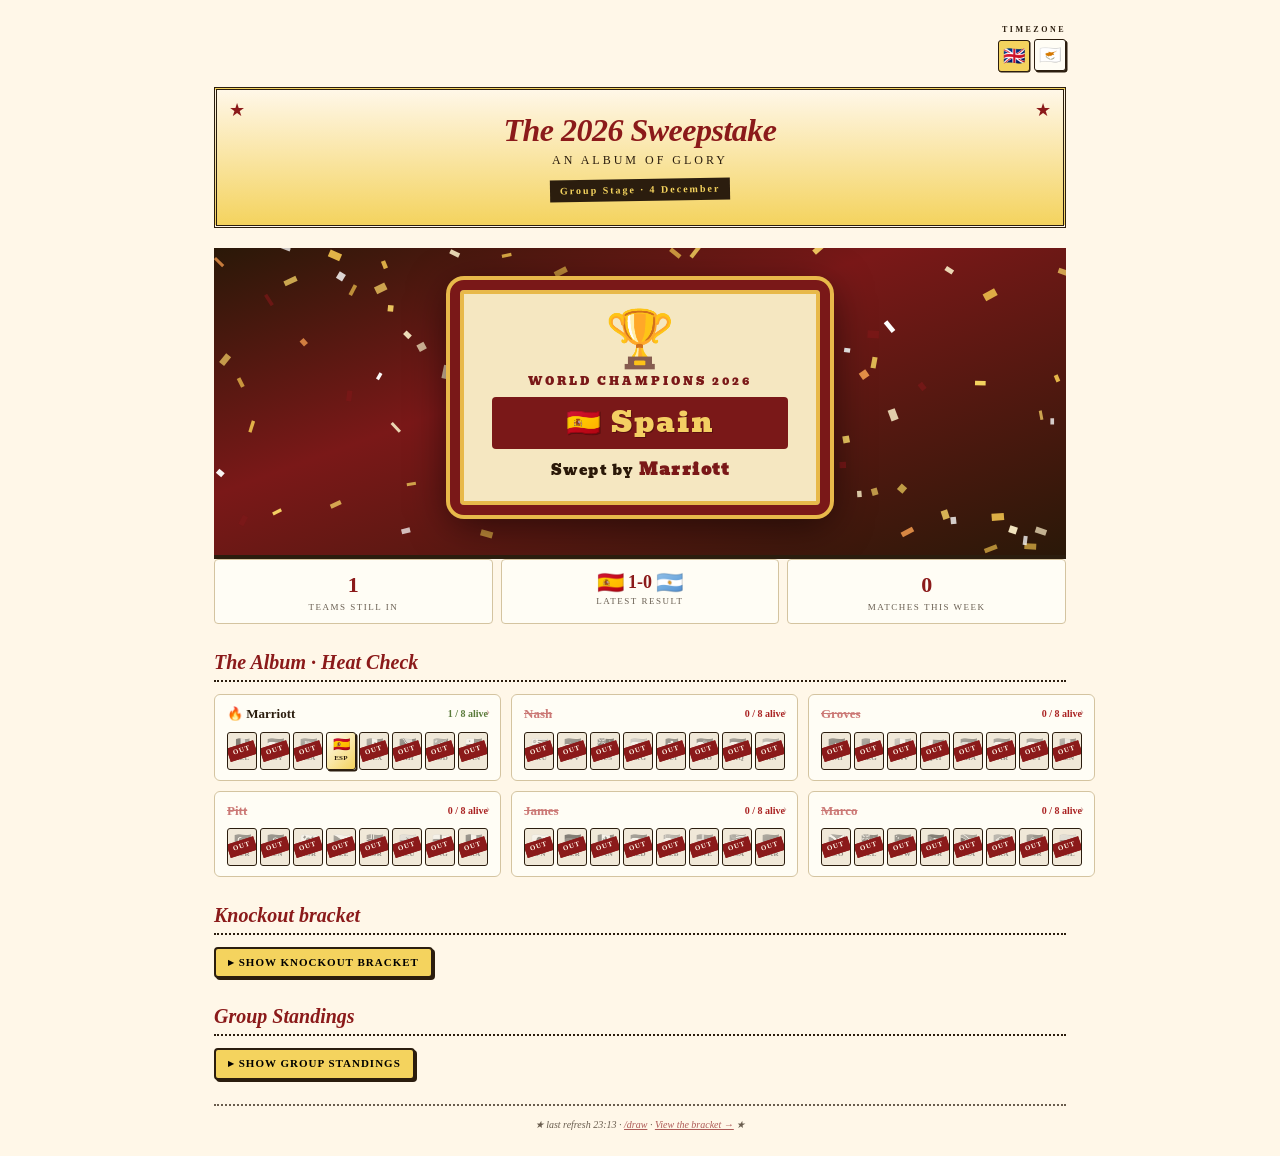
<file: index.html>
<!doctype html>
<html lang="en">
<head>
  <meta charset="utf-8">
  <meta name="viewport" content="width=device-width, initial-scale=1">
  <title>The 2026 Sweepstake · An Album of Glory</title>
  <link rel="stylesheet" href="css/styles.css">
</head>
<body>
  <main class="pn" id="app">
    <p class="loading">Opening the album…</p>
  </main>
  <script type="module" src="js/app.js"></script>
</body>
</html>
</file>
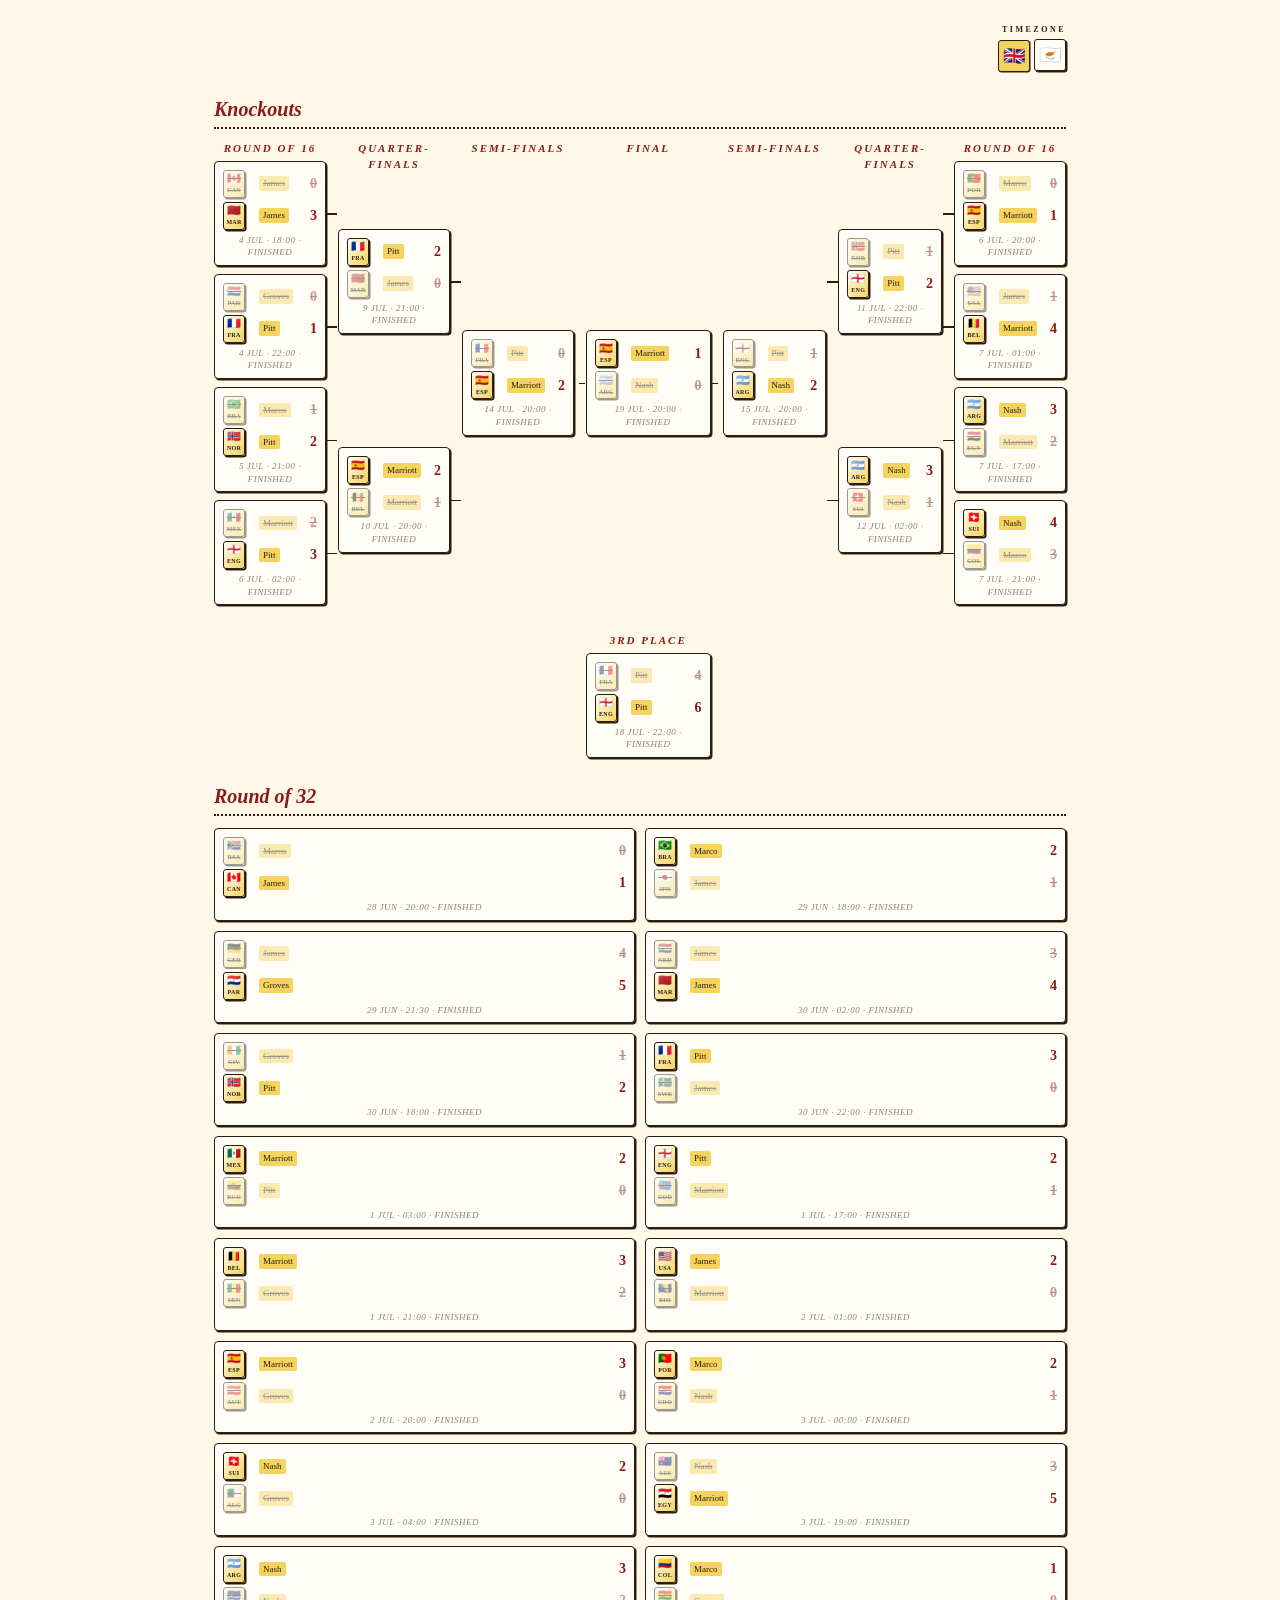
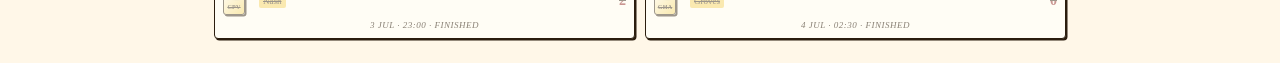
<file: bracket.html>
<!doctype html>
<html lang="en">
<head>
  <meta charset="utf-8">
  <meta name="viewport" content="width=device-width, initial-scale=1">
  <title>Bracket · 2026 Sweepstake</title>
  <link rel="stylesheet" href="css/styles.css">
</head>
<body>
  <main class="pn" id="bracket">
    <p class="loading">Loading…</p>
  </main>
  <script type="module" src="js/bracket.js"></script>
</body>
</html>
</file>
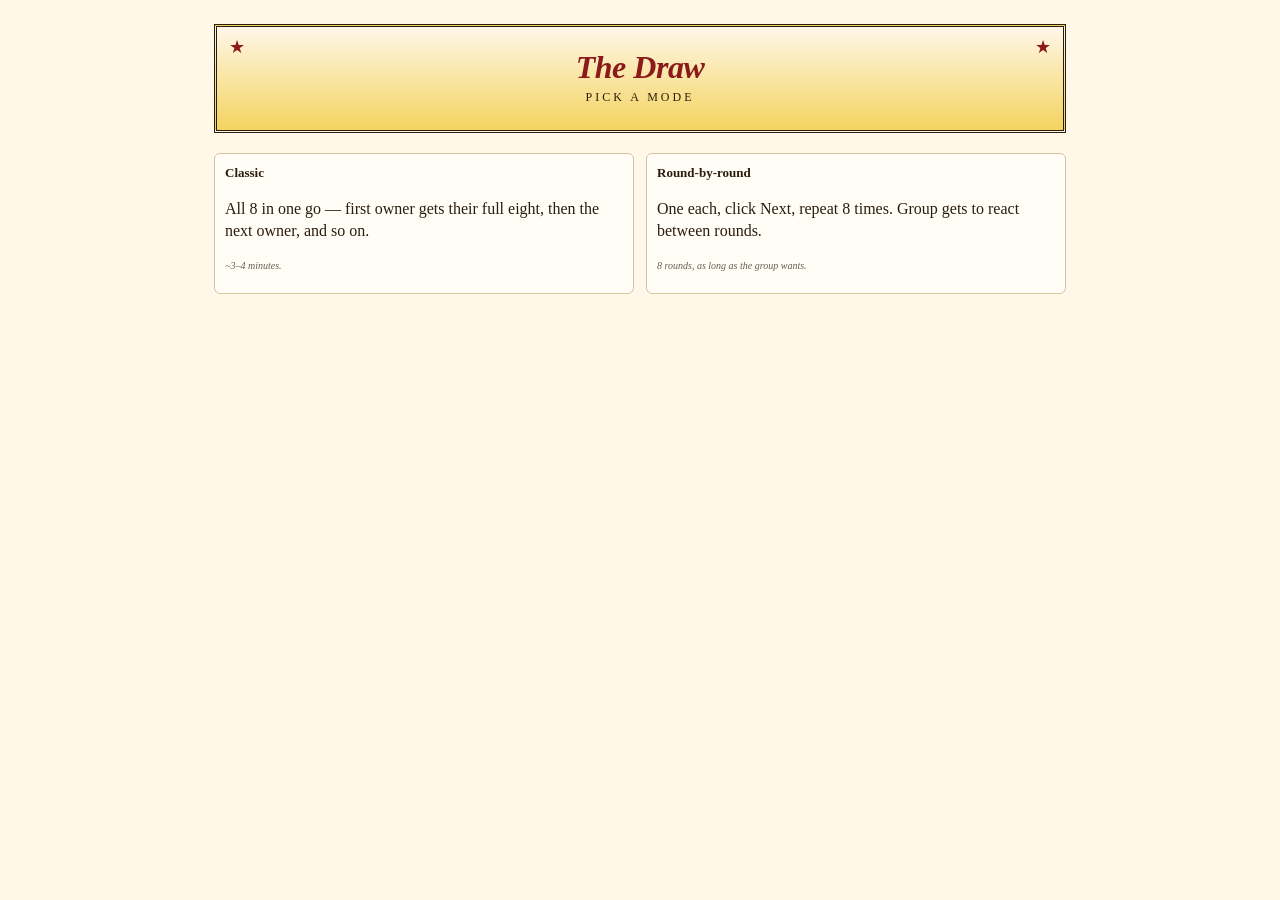
<file: draw.html>
<!doctype html>
<html lang="en">
<head>
  <meta charset="utf-8">
  <meta name="viewport" content="width=device-width, initial-scale=1">
  <title>The Draw · 2026 Sweepstake</title>
  <link rel="stylesheet" href="css/styles.css">
</head>
<body>
  <main class="pn" id="draw">
    <p class="loading">Preparing the sticker pot…</p>
  </main>
  <script type="module" src="js/draw.js"></script>
</body>
</html>
</file>
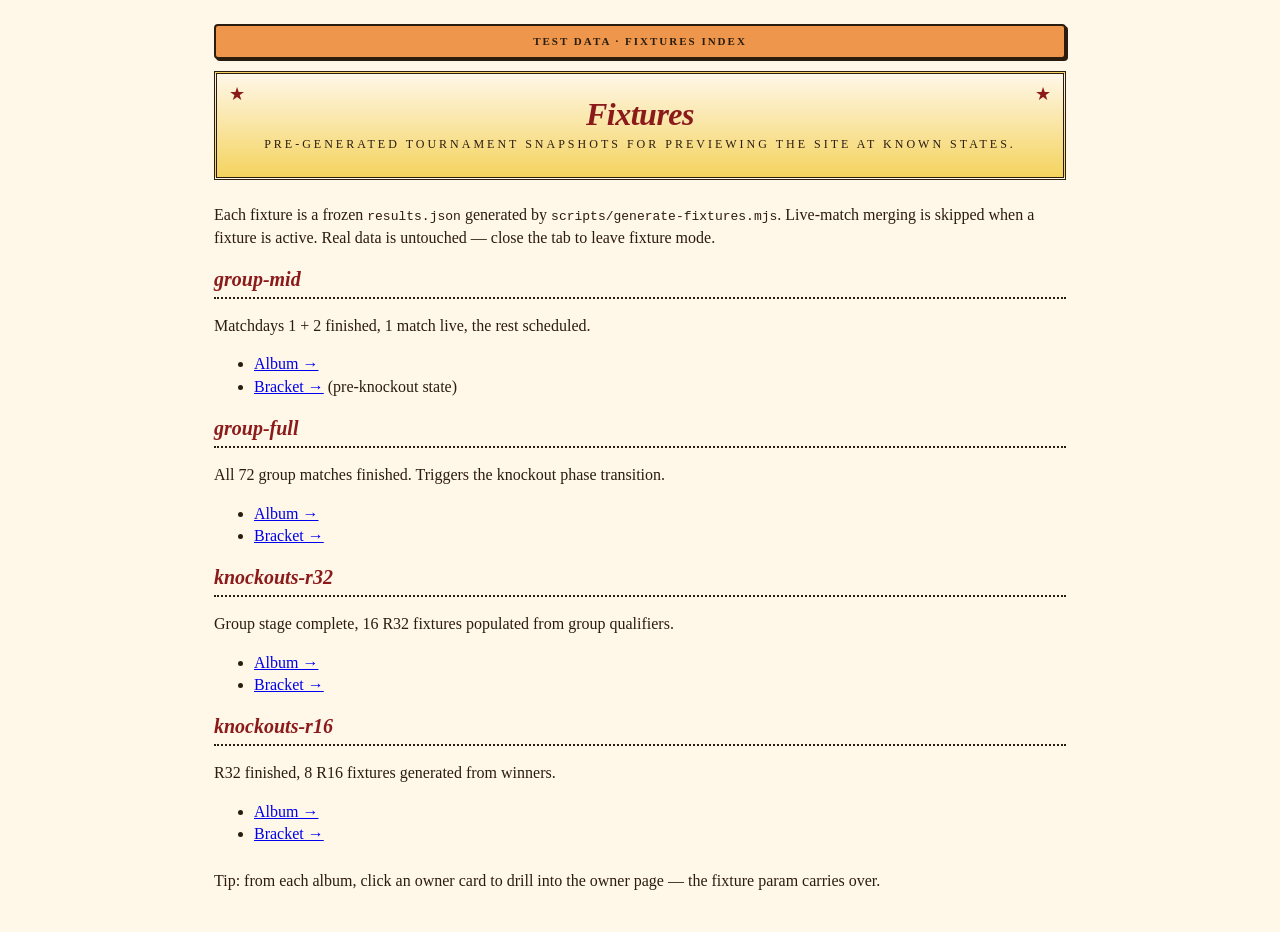
<file: fixtures.html>
<!doctype html>
<html lang="en">
<head>
  <meta charset="utf-8">
  <meta name="viewport" content="width=device-width, initial-scale=1">
  <title>Fixtures · 2026 Sweepstake</title>
  <link rel="stylesheet" href="css/styles.css">
</head>
<body>
  <main class="pn" id="fixtures">
    <div class="fixture-banner">TEST DATA · fixtures index</div>

    <section class="pn-cover">
      <h1 class="pn-title">Fixtures</h1>
      <div class="pn-subtitle">Pre-generated tournament snapshots for previewing the site at known states.</div>
    </section>

    <section class="pn-section">
      <p>
        Each fixture is a frozen <code>results.json</code> generated by
        <code>scripts/generate-fixtures.mjs</code>. Live-match merging is skipped
        when a fixture is active. Real data is untouched — close the tab to leave fixture mode.
      </p>

      <h3>group-mid</h3>
      <p>Matchdays 1&nbsp;+&nbsp;2 finished, 1 match live, the rest scheduled.</p>
      <ul>
        <li><a href="index.html?fixture=group-mid">Album →</a></li>
        <li><a href="bracket.html?fixture=group-mid">Bracket →</a> (pre-knockout state)</li>
      </ul>

      <h3>group-full</h3>
      <p>All 72 group matches finished. Triggers the knockout phase transition.</p>
      <ul>
        <li><a href="index.html?fixture=group-full">Album →</a></li>
        <li><a href="bracket.html?fixture=group-full">Bracket →</a></li>
      </ul>

      <h3>knockouts-r32</h3>
      <p>Group stage complete, 16 R32 fixtures populated from group qualifiers.</p>
      <ul>
        <li><a href="index.html?fixture=knockouts-r32">Album →</a></li>
        <li><a href="bracket.html?fixture=knockouts-r32">Bracket →</a></li>
      </ul>

      <h3>knockouts-r16</h3>
      <p>R32 finished, 8 R16 fixtures generated from winners.</p>
      <ul>
        <li><a href="index.html?fixture=knockouts-r16">Album →</a></li>
        <li><a href="bracket.html?fixture=knockouts-r16">Bracket →</a></li>
      </ul>

      <p style="margin-top: 24px;">
        Tip: from each album, click an owner card to drill into the owner page —
        the fixture param carries over.
      </p>
    </section>
  </main>
</body>
</html>
</file>
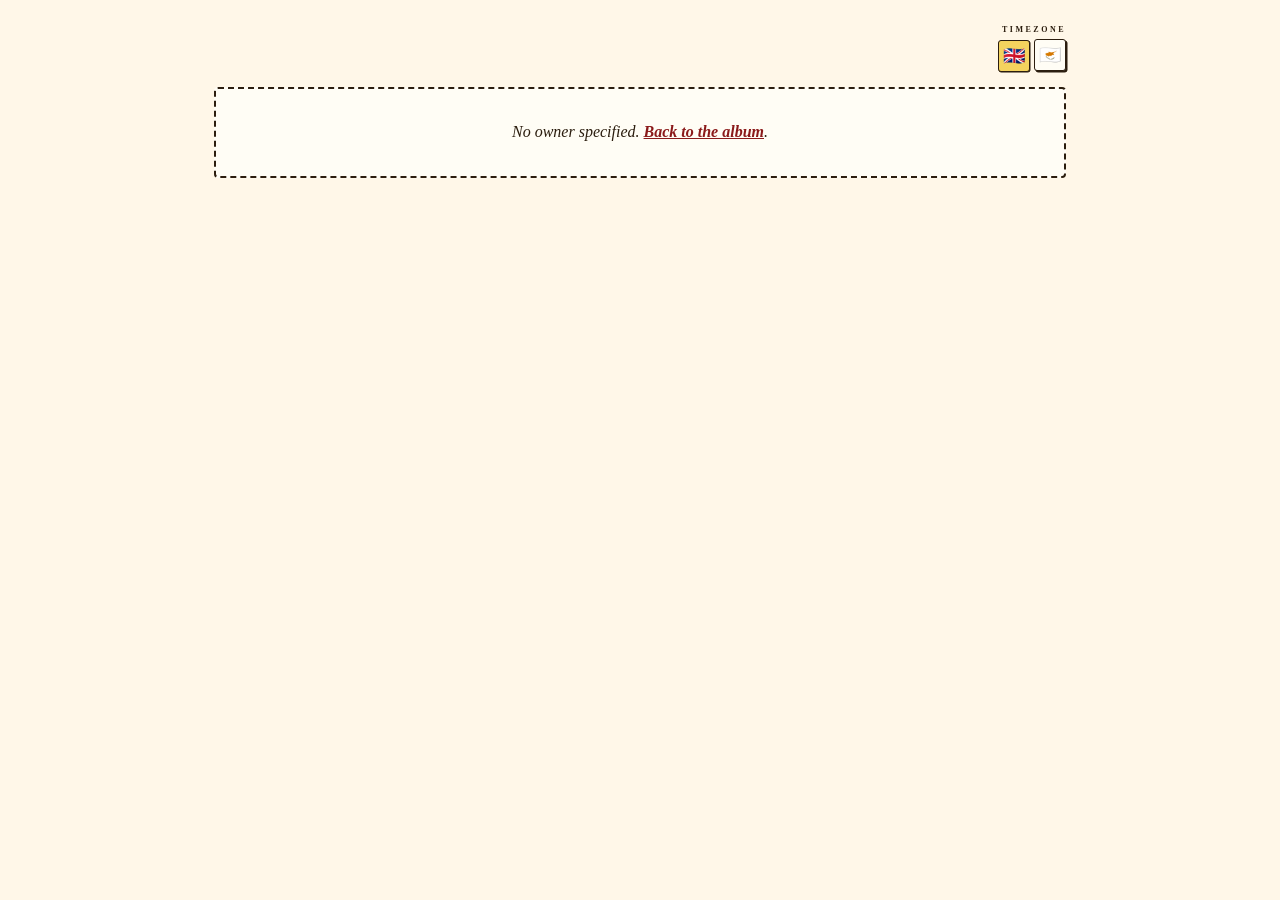
<file: owner.html>
<!doctype html>
<html lang="en">
<head>
  <meta charset="utf-8">
  <meta name="viewport" content="width=device-width, initial-scale=1">
  <title>Owner · 2026 Sweepstake</title>
  <link rel="stylesheet" href="css/styles.css">
</head>
<body>
  <main class="pn" id="owner">
    <p class="loading">Loading…</p>
  </main>
  <script type="module" src="js/owner.js"></script>
</body>
</html>
</file>
<file: css/styles.css>
@import url('https://fonts.googleapis.com/css2?family=Bevan&family=Cinzel:wght@700&display=swap');

/* ---------- Tokens ---------- */
:root {
  --paper: #fff7e8;
  --paper-bright: #fffdf5;
  --paper-edge: #d4c4a0;
  --ink: #2b1d0e;
  --maroon: #8b1a1a;
  --gold: #f4d35e;
  --gold-deep: #ee964b;
  --out: #f0e8d8;
  --alive: #5a7a3a;
  --dead: #aa2222;
  --shadow: 1.5px 1.5px 0 var(--ink);

  --font-serif: Georgia, "Times New Roman", serif;
  --radius: 4px;
}

/* ---------- Base ---------- */
* { box-sizing: border-box; }
body {
  margin: 0;
  font-family: var(--font-serif);
  background: var(--paper);
  color: var(--ink);
  line-height: 1.4;
}
.loading { text-align: center; padding: 4rem 1rem; font-style: italic; opacity: 0.7; }
.error { text-align: center; padding: 2rem 1rem; color: var(--maroon); font-style: italic; }

/* ---------- Page container ---------- */
.pn {
  max-width: 900px;
  margin: 0 auto;
  padding: 24px;
}

/* ---------- Header / timezone toggle ---------- */
.pn-header {
  display: flex;
  justify-content: flex-end;
  align-items: center;
  margin-bottom: 16px;
}
.tz { display: flex; flex-direction: column; align-items: flex-end; gap: 4px; }
.tz-label {
  font-size: 8px; font-weight: 800; letter-spacing: 2.5px;
  text-transform: uppercase;
}
.tz-grp { display: flex; gap: 5px; }
.tz button {
  background: var(--paper-bright);
  border: 1.5px solid var(--ink);
  border-radius: 3px;
  box-shadow: var(--shadow);
  width: 32px; height: 32px;
  font-size: 18px; line-height: 1;
  cursor: pointer; padding: 0;
  display: flex; align-items: center; justify-content: center;
  transition: transform 0.1s ease, box-shadow 0.1s ease, background 0.1s ease;
  font-family: inherit;
}
.tz button:hover:not(.active) {
  transform: translate(-0.5px, -0.5px);
  box-shadow: 2px 2px 0 var(--ink);
}
.tz button:focus-visible {
  outline: 2px solid var(--maroon);
  outline-offset: 2px;
}
.tz button.active {
  background: var(--gold);
  box-shadow: 0.5px 0.5px 0 var(--ink);
  transform: translate(1px, 1px);
}

/* ---------- Cover ---------- */
.pn-cover {
  text-align: center;
  padding: 24px 16px;
  border: 3px double var(--ink);
  margin-bottom: 20px;
  background: linear-gradient(180deg, var(--paper) 0%, var(--gold) 100%);
  position: relative;
}
.pn-cover::before,
.pn-cover::after {
  content: '★';
  position: absolute;
  top: 8px;
  font-size: 18px;
  color: var(--maroon);
}
.pn-cover::before { left: 12px; }
.pn-cover::after { right: 12px; }
.pn-title {
  font-size: 32px;
  font-weight: 900;
  font-style: italic;
  color: var(--maroon);
  letter-spacing: -0.5px;
  margin: 0;
  line-height: 1;
}
.pn-subtitle {
  font-size: 12px;
  text-transform: uppercase;
  letter-spacing: 3px;
  margin-top: 6px;
}
.pn-matchday {
  display: inline-block;
  background: var(--ink);
  color: var(--gold);
  padding: 4px 10px;
  font-size: 10px;
  font-weight: 700;
  letter-spacing: 2px;
  transform: rotate(-1deg);
  margin-top: 10px;
}

/* ---------- Section heading ---------- */
.pn-section { margin-top: 24px; }
.pn-section h3 {
  font-style: italic;
  font-size: 20px;
  color: var(--maroon);
  margin: 0 0 12px;
  border-bottom: 2px dotted var(--ink);
  padding-bottom: 4px;
}

/* ---------- Status strip ---------- */
.pn-status { display: grid; grid-template-columns: 1fr 1fr 1fr; gap: 8px; }
@media (max-width: 600px) { .pn-status { grid-template-columns: 1fr; } }

/* ---------- Live match band ---------- */
.pn-live {
  margin: 0;
  padding: 14px 16px 16px;
  border: 2px solid var(--maroon);
  border-radius: 6px;
  background: linear-gradient(135deg, var(--paper-bright) 0%, var(--gold) 100%);
  box-shadow: var(--shadow);
}
.pn-live + .pn-live { margin-top: 8px; }
.pn-live.pending { background: var(--paper-bright); }
.pn-live-ft {
  display: inline-flex;
  align-items: center;
  justify-content: center;
  background: var(--maroon);
  color: var(--paper);
  font-family: 'Bevan', var(--font-serif);
  font-size: 9px;
  letter-spacing: 1px;
  padding: 2px 6px;
  border-radius: 3px;
  min-width: 24px;
}
.pn-live-head {
  display: flex;
  align-items: center;
  gap: 8px;
  font-family: 'Bevan', var(--font-serif);
  letter-spacing: 1px;
  color: var(--maroon);
  font-size: 12px;
  text-transform: uppercase;
}
.pn-live-dot {
  width: 10px; height: 10px; border-radius: 50%;
  background: var(--dead);
  box-shadow: 0 0 0 0 var(--dead);
  animation: pn-live-pulse 1.5s infinite;
}
@keyframes pn-live-pulse {
  0%   { box-shadow: 0 0 0 0 rgba(170, 34, 34, 0.6); }
  70%  { box-shadow: 0 0 0 8px rgba(170, 34, 34, 0); }
  100% { box-shadow: 0 0 0 0 rgba(170, 34, 34, 0); }
}
.pn-live-label { font-weight: 900; }
.pn-live-stage {
  font-family: var(--font-serif);
  text-transform: none;
  letter-spacing: 0;
  opacity: 0.75;
  font-style: italic;
}
.pn-live-when {
  margin-left: auto;
  font-family: var(--font-serif);
  text-transform: none;
  letter-spacing: 0;
  font-style: italic;
  opacity: 0.85;
}
.pn-live-teams {
  display: grid;
  grid-template-columns: 1fr auto 1fr;
  align-items: center;
  gap: 12px;
  margin-top: 10px;
}
.pn-live-team {
  display: flex; flex-direction: column; align-items: center; gap: 4px;
  min-width: 0;
}
.pn-live-flag { font-size: 38px; line-height: 1; }
.pn-live-name {
  font-family: 'Cinzel', var(--font-serif);
  font-weight: 700;
  color: var(--ink);
  font-size: 15px;
  letter-spacing: 0.5px;
  text-align: center;
}
.pn-live-owner {
  font-family: 'Bevan', var(--font-serif);
  background: var(--maroon);
  color: var(--paper);
  padding: 2px 8px;
  border-radius: 3px;
  font-size: 10px;
  letter-spacing: 1px;
  text-transform: uppercase;
}
.pn-live-vs {
  font-family: 'Cinzel', var(--font-serif);
  font-weight: 700;
  color: var(--maroon);
  font-size: 14px;
  font-style: italic;
}
@media (max-width: 600px) {
  .pn-live-name { font-size: 13px; }
  .pn-live-flag { font-size: 32px; }
}
.pn-stat {
  background: var(--paper-bright);
  border: 1px solid var(--paper-edge);
  padding: 10px;
  border-radius: var(--radius);
  text-align: center;
}
.pn-stat .big { font-size: 22px; font-weight: 900; color: var(--maroon); }
.pn-stat .lbl {
  font-size: 9px;
  text-transform: uppercase;
  letter-spacing: 1.5px;
  opacity: 0.7;
}
.pn-stat-latest .big {
  font-size: 18px;
  display: flex;
  align-items: center;
  justify-content: center;
  gap: 4px;
}
.pn-stat-latest .latest-flag { font-size: 22px; line-height: 1; }
.pn-stat-latest .latest-sc { color: var(--maroon); font-weight: 900; }

/* ---------- Album / owners ---------- */
.pn-owners { display: grid; grid-template-columns: 1fr 1fr; gap: 12px; }
@media (max-width: 600px) { .pn-owners { grid-template-columns: 1fr; } }
.pn-owner {
  background: var(--paper-bright);
  border: 1px solid var(--paper-edge);
  border-radius: 6px;
  padding: 10px;
}
.pn-owner-name {
  font-weight: 700;
  font-size: 13px;
  display: flex;
  justify-content: space-between;
  align-items: center;
  margin-bottom: 8px;
}
.pn-owner-alive { font-size: 10px; color: var(--alive); font-weight: 700; }
.pn-owner-out   { font-size: 10px; color: var(--dead);  font-weight: 700; }
.pn-stickers { display: flex; flex-wrap: wrap; gap: 5px; }
.pn-sticker {
  position: relative;
  display: flex; flex-direction: column;
  align-items: center; justify-content: center;
  width: 34px; height: 44px;
  background: linear-gradient(135deg, var(--paper-bright) 0%, var(--gold) 100%);
  border: 1.5px solid var(--ink);
  border-radius: 3px;
  box-shadow: var(--shadow);
  padding: 2px;
  overflow: hidden;
  flex: 0 0 auto;
}
.pn-sticker .flag { font-size: 16px; line-height: 1; }
.pn-sticker .code {
  font-size: 8px;
  font-weight: 800;
  letter-spacing: 0.3px;
  margin-top: 2px;
}
.pn-sticker.out { background: var(--out); box-shadow: none; }
.pn-sticker.out .flag,
.pn-sticker.out .code { filter: grayscale(1); opacity: 0.45; }
.pn-sticker.out::after {
  content: 'OUT';
  position: absolute;
  top: 50%; left: 50%;
  transform: translate(-50%, -50%) rotate(-18deg);
  background: var(--maroon); color: var(--paper);
  font-size: 7px; font-weight: 900; letter-spacing: 1px;
  padding: 1px 4px;
  border: 1px solid var(--maroon);
}
.pn-sticker.live {
  border-color: var(--maroon);
  border-width: 2px;
  z-index: 2;
  animation: pn-sticker-live-pulse 2.4s ease-in-out infinite;
}
@keyframes pn-sticker-live-pulse {
  0%, 100% {
    transform: scale(1);
    box-shadow: var(--shadow), 0 0 0 0 rgba(139, 26, 26, 0.75);
  }
  50% {
    transform: scale(1.08);
    box-shadow: var(--shadow), 0 0 0 7px rgba(139, 26, 26, 0);
  }
}

/* ---------- Match cards (results + upcoming) ---------- */
.pn-results { display: flex; flex-direction: column; gap: 6px; }
.pn-match {
  background: var(--paper-bright);
  border: 1px solid var(--paper-edge);
  padding: 8px 12px;
  border-radius: var(--radius);
  display: grid;
  grid-template-columns: 1fr auto 1fr;
  gap: 12px;
  align-items: center;
  font-size: 13px;
}
.pn-match .home { text-align: right; }
.pn-match .away { text-align: left;  }
.pn-match .score-col { display: flex; flex-direction: column; align-items: center; line-height: 1.2; }
.pn-match .sc { font-weight: 900; font-size: 16px; color: var(--maroon); }
.pn-match .when {
  font-size: 9px;
  font-style: italic;
  opacity: 0.65;
  margin-top: 2px;
  white-space: nowrap;
  text-transform: uppercase;
  letter-spacing: 0.5px;
}
.pn-match.upcoming .sc {
  color: var(--ink);
  opacity: 0.5;
  font-style: italic;
  font-size: 12px;
}
.pn-match .live-badge {
  display: inline-block;
  font-size: 8px;
  background: var(--maroon);
  color: var(--paper);
  padding: 1px 5px;
  border-radius: 2px;
  font-weight: 800;
  letter-spacing: 1px;
  margin-top: 4px;
}
.pn-owner-tag {
  display: inline-block;
  font-size: 9px;
  background: var(--gold);
  padding: 1px 4px;
  border-radius: 2px;
  margin-left: 4px;
}
.pn-match .away .pn-owner-tag { margin-left: 0; margin-right: 4px; }

/* Team label inside match cards: full name on desktop, 3-letter code on mobile. */
.t-team {
  display: inline-flex;
  align-items: baseline;
  gap: 4px;
  vertical-align: baseline;
}
.pn-match .away .t-team { flex-direction: row-reverse; }
.t-code { display: none; }
.rd-short { display: none; }
@media (max-width: 600px) {
  .pn-match .t-name { display: none; }
  .pn-match .t-code { display: inline; }
  .pn-match .t-team { cursor: pointer; }
  .rd-long { display: none; }
  .rd-short { display: inline; }
}

/* Tap-to-reveal full-name tooltip (mobile). */
.t-tooltip {
  position: absolute;
  background: var(--ink);
  color: var(--paper);
  padding: 4px 8px;
  font-size: 11px;
  font-weight: 700;
  letter-spacing: 0.5px;
  border-radius: 3px;
  pointer-events: none;
  opacity: 0;
  transform: translate(-50%, -100%);
  transition: opacity 0.15s ease;
  white-space: nowrap;
  z-index: 100;
  box-shadow: 1px 1px 0 var(--maroon);
}
.t-tooltip.visible { opacity: 1; }

/* ---------- Footer ---------- */
.pn-foot {
  text-align: center;
  margin-top: 24px;
  padding-top: 12px;
  border-top: 2px dotted var(--ink);
  font-size: 10px;
  opacity: 0.7;
  font-style: italic;
}
.pn-foot a { color: var(--maroon); }

/* ---------- Pre-draw banner ---------- */
.pn-empty {
  text-align: center;
  padding: 32px 16px;
  border: 2px dashed var(--ink);
  background: var(--paper-bright);
  border-radius: var(--radius);
  font-style: italic;
}
.pn-empty a { color: var(--maroon); font-weight: 700; }

/* ---------- Draw page ---------- */
.draw-form { display: flex; flex-direction: column; gap: 8px; max-width: 320px; margin: 16px auto; }
.draw-form input {
  background: var(--paper-bright); border: 1.5px solid var(--ink);
  border-radius: var(--radius); padding: 8px 10px; font: inherit;
  box-shadow: var(--shadow);
}
.draw-form button {
  background: var(--gold); border: 2px solid var(--ink); border-radius: var(--radius);
  box-shadow: 2px 2px 0 var(--ink); padding: 10px 14px; font: inherit;
  font-weight: 800; cursor: pointer;
}
.draw-form button:hover { transform: translate(-1px, -1px); box-shadow: 3px 3px 0 var(--ink); }
.draw-pool {
  display: flex; flex-wrap: wrap; gap: 6px;
  background: var(--paper-bright); border: 1px solid var(--paper-edge);
  padding: 12px; border-radius: var(--radius); margin: 12px 0;
  min-height: 60px;
}
.draw-pool .pn-sticker { transition: transform 0.5s ease, opacity 0.5s ease; }
.draw-pool .pn-sticker.taken { opacity: 0; transform: scale(0); pointer-events: none; }
.draw-current {
  font-style: italic; text-align: center; margin: 8px 0;
  color: var(--maroon); font-size: 14px;
}
.draw-actions {
  display: flex; gap: 10px; justify-content: center; margin: 16px 0;
}
.draw-actions button {
  background: var(--gold); border: 2px solid var(--ink); border-radius: var(--radius);
  box-shadow: 2px 2px 0 var(--ink); padding: 10px 14px; font: inherit;
  font-weight: 800; cursor: pointer;
}
.draw-actions button:hover { transform: translate(-1px, -1px); box-shadow: 3px 3px 0 var(--ink); }

/* ---------- Draw mode picker ---------- */
.pn-owner.draw-mode-card {
  cursor: pointer;
  transition: transform 0.1s ease, box-shadow 0.1s ease;
}
.pn-owner.draw-mode-card:hover {
  transform: translate(-1px, -1px);
  box-shadow: 2px 2px 0 var(--ink);
  border-color: var(--ink);
}
.pn-owner.draw-mode-card .mode-meta {
  font-size: 10px;
  font-style: italic;
  opacity: 0.7;
  margin-top: 6px;
}
.mode-breadcrumb {
  font-size: 10px;
  text-align: center;
  text-transform: uppercase;
  letter-spacing: 1.5px;
  opacity: 0.7;
  margin: 8px 0 0;
}
.mode-breadcrumb a { color: var(--maroon); text-decoration: underline; cursor: pointer; }

/* ---------- Heat Check (transformed album) ---------- */
.pn-owners.heat {
  grid-template-columns: 1fr 1fr 1fr;
  gap: 10px;
}
.pn-owners.heat .pn-owner {
  padding: 10px 12px;
  position: relative;
}
.pn-owners.heat .pn-owner.zero-alive .pn-owner-name > span:first-child {
  text-decoration: line-through;
  opacity: 0.6;
  color: var(--dead);
}
.pn-owners.heat .pn-stickers {
  flex-wrap: nowrap;
  justify-content: space-between;
  gap: 3px;
}
.pn-owners.heat .pn-sticker {
  width: 30px;
  height: 38px;
}
.pn-owners.heat .pn-sticker .flag { font-size: 14px; }
.pn-owners.heat .pn-sticker .code { font-size: 7px; }
@media (max-width: 700px) {
  .pn-owners.heat { grid-template-columns: 1fr; }
  .pn-owners.heat .pn-stickers { flex-wrap: wrap; }
  .pn-owners.heat .pn-sticker { width: 34px; height: 44px; }
  .pn-owners.heat .pn-sticker .flag { font-size: 16px; }
  .pn-owners.heat .pn-sticker .code { font-size: 8px; }
}

/* ---------- Group standings ---------- */
.pn-standings-toggle {
  background: var(--gold);
  border: 2px solid var(--ink);
  border-radius: var(--radius);
  box-shadow: 2px 2px 0 var(--ink);
  padding: 6px 12px;
  font: inherit;
  font-weight: 800;
  font-size: 11px;
  cursor: pointer;
  text-transform: uppercase;
  letter-spacing: 1px;
}
.pn-standings-toggle:hover { transform: translate(-1px, -1px); box-shadow: 3px 3px 0 var(--ink); }
.pn-standings.collapsed .pn-standings-grid { display: none; }
.pn-standings-grid {
  display: grid;
  grid-template-columns: 1fr 1fr 1fr;
  gap: 8px;
  margin-top: 10px;
}
@media (max-width: 700px) { .pn-standings-grid { grid-template-columns: 1fr; } }
.pn-group-card {
  background: var(--paper-bright);
  border: 1px solid var(--paper-edge);
  border-radius: var(--radius);
  padding: 6px 8px;
}
.pn-group-title {
  font-style: italic;
  color: var(--maroon);
  font-weight: 900;
  font-size: 11px;
  margin-bottom: 3px;
}
.pn-group-tbl { width: 100%; font-size: 10px; border-collapse: collapse; }
.pn-group-tbl th {
  font-size: 8px;
  text-transform: uppercase;
  letter-spacing: 1px;
  color: var(--maroon);
  text-align: right;
  padding: 2px 4px;
  border-bottom: 1px solid var(--paper-edge);
}
.pn-group-tbl th:nth-child(1), .pn-group-tbl th:nth-child(2) { text-align: left; }
.pn-group-tbl td {
  padding: 3px 4px;
  text-align: right;
  border-bottom: 1px dotted var(--paper-edge);
}
.pn-group-tbl td:nth-child(1), .pn-group-tbl td:nth-child(2) { text-align: left; }
.pn-group-tbl .qcol { width: 12px; }
.pn-group-tbl .qmk { color: var(--alive); font-weight: 800; }
.pn-group-tbl .xmk { color: var(--dead); }
.pn-group-tbl tr.elim-row td { opacity: 0.55; }
.pn-group-tbl .t-name { display: none; }
.pn-group-tbl .t-code { display: inline; }

/* ---------- Owner card clickable ---------- */
.pn-owner.clickable {
  display: block;
  text-decoration: none;
  color: inherit;
  position: relative;
  cursor: pointer;
  transition: transform 0.1s ease, box-shadow 0.1s ease, border-color 0.1s ease;
}
.pn-owner.clickable:hover {
  transform: translate(-1px, -1px);
  box-shadow: 2px 2px 0 var(--ink);
  border-color: var(--ink);
}
.pn-owner .pn-chev {
  position: absolute;
  top: 8px;
  right: 10px;
  color: var(--maroon);
  opacity: 0.35;
  font-size: 12px;
  font-weight: 900;
}
.pn-owner.clickable:hover .pn-chev { opacity: 1; }

/* ---------- Owner detail ---------- */
.back-link {
  font-size: 11px;
  margin: 0 0 10px;
  text-align: left;
}
.back-link a {
  color: var(--maroon);
  text-decoration: underline;
  font-style: italic;
}
.owner-team-list { display: flex; flex-direction: column; gap: 0; }
.owner-team-row {
  display: grid;
  grid-template-columns: 44px 1fr auto auto;
  gap: 10px;
  align-items: center;
  padding: 6px 4px;
  border-bottom: 1px dotted var(--paper-edge);
  font-size: 12px;
}
.owner-team-row:last-child { border-bottom: none; }
.owner-team-row.out { opacity: 0.55; }
.owner-team-row .t-name { font-weight: 700; }
.owner-team-row .t-rec { font-size: 10px; color: var(--alive); font-weight: 700; }
.owner-team-row.out .t-rec { color: var(--dead); }
.owner-team-row .t-next { font-size: 10px; font-style: italic; opacity: 0.75; text-align: right; }
.owner-team-row .t-next-short { display: none; }
@media (max-width: 700px) {
  .owner-team-row {
    grid-template-columns: 44px 1fr auto;
    grid-template-rows: auto;
    align-items: center;
  }
  .owner-team-row .t-name { display: none; }
  .owner-team-row .t-rec { grid-column: 2; grid-row: 1; text-align: center; }
  .owner-team-row .t-next { display: none; }
  .owner-team-row .t-next-short { display: inline; grid-column: 3; grid-row: 1; font-size: 10px; font-style: italic; opacity: 0.75; }
}

/* ---------- Bracket ---------- */
.br-tabs { display: none; }
.br-round-label {
  font-style: italic;
  color: var(--maroon);
  font-weight: 900;
  font-size: 11px;
  text-align: center;
  text-transform: uppercase;
  letter-spacing: 2px;
  margin-bottom: 4px;
}
.br-cells { display: flex; flex-direction: column; justify-content: space-around; gap: 8px; flex: 1; }
.br-side { display: flex; flex-direction: column; min-height: 100%; }
.br-cell {
  background: var(--paper-bright);
  border: 1.5px solid var(--ink);
  border-radius: var(--radius);
  box-shadow: 1.5px 1.5px 0 var(--ink);
  padding: 6px 8px;
  font-size: 11px;
  position: relative;
}
.br-cell-tbd {
  background: transparent;
  border: 1.5px dashed var(--paper-edge);
  box-shadow: none;
  opacity: 0.55;
}
.br-team {
  display: grid;
  grid-template-columns: 26px 1fr auto;
  gap: 6px;
  align-items: center;
  padding: 2px 0;
}
.br-team.lost { opacity: 0.45; text-decoration: line-through; }
.br-team-tbd { opacity: 0.7; }
.br-team-tbd .pn-sticker { background: transparent; border-style: dashed; box-shadow: none; }
.br-team .pn-sticker { width: 22px; height: 28px; padding: 1px; }
.br-team .pn-sticker .flag { font-size: 11px; }
.br-team .pn-sticker .code { font-size: 6px; }
.br-team .pn-owner-tag { justify-self: start; }
.br-team .br-sc { font-weight: 900; color: var(--maroon); font-size: 14px; min-width: 14px; text-align: right; }
.br-when { font-size: 9px; font-style: italic; opacity: 0.55; text-align: center; margin-top: 2px; text-transform: uppercase; letter-spacing: 0.5px; }

/* R32 section: flat 2-col grid (full mirror layout starts at R16). */
.br-r32-grid {
  display: grid;
  grid-template-columns: 1fr 1fr;
  gap: 10px;
  margin-top: 8px;
}
@media (max-width: 700px) {
  .br-r32-grid { grid-template-columns: 1fr; }
}

/* Knockouts section (R16 → Final ← R16) — desktop mirror layout. */
@media (min-width: 701px) {
  .br-scroll {
    display: grid;
    grid-template-columns: 1fr 1fr 1fr 1.2fr 1fr 1fr 1fr;
    gap: 12px;
    grid-auto-rows: minmax(0, auto);
    margin-top: 8px;
    align-items: stretch;
  }
  .br-round { display: contents; }

  .br-round[data-round="r16"]   .br-side-left  { grid-column: 1; grid-row: 1; }
  .br-round[data-round="qf"]    .br-side-left  { grid-column: 2; grid-row: 1; }
  .br-round[data-round="sf"]    .br-side-left  { grid-column: 3; grid-row: 1; }

  .br-round[data-round="final"] .br-side-mid   { grid-column: 4; grid-row: 1; align-self: center; }
  .br-round[data-round="third"] .br-side-mid   { grid-column: 4; grid-row: 2; align-self: end; padding-top: 16px; }

  .br-round[data-round="sf"]    .br-side-right { grid-column: 5; grid-row: 1; }
  .br-round[data-round="qf"]    .br-side-right { grid-column: 6; grid-row: 1; }
  .br-round[data-round="r16"]   .br-side-right { grid-column: 7; grid-row: 1; }

  /* Connecting lines: left side reaches right, right side reaches left. */
  .br-side-left .br-cell::after {
    content: '';
    position: absolute;
    top: 50%;
    right: -12px;
    width: 12px;
    height: 1.5px;
    background: var(--ink);
  }
  .br-side-right .br-cell::after {
    content: '';
    position: absolute;
    top: 50%;
    left: -12px;
    width: 12px;
    height: 1.5px;
    background: var(--ink);
  }
  /* No outbound line from the SF-into-Final cells — they don't reach all the way. */
  .br-round[data-round="sf"] .br-side-left .br-cell::after,
  .br-round[data-round="sf"] .br-side-right .br-cell::after { width: 6px; }
}

/* ---------- Bracket desktop / mobile toggle ---------- */
.br-mobile { display: none; }
@media (max-width: 700px) {
  .br-desktop { display: none; }
  .br-mobile  { display: block; }
}

/* ---------- Bracket mobile · focal-column layout ---------- */
.br-mtabs {
  display: flex;
  gap: 4px;
  overflow-x: auto;
  padding: 4px 0 8px;
  position: sticky;
  top: 0;
  background: var(--paper);
  z-index: 2;
  -webkit-overflow-scrolling: touch;
}
.br-mtab {
  background: var(--paper-bright);
  border: 1px solid var(--ink);
  border-radius: 3px;
  box-shadow: 1px 1px 0 var(--ink);
  padding: 4px 8px;
  font: inherit;
  font-size: 10px;
  font-weight: 800;
  letter-spacing: 1px;
  text-transform: uppercase;
  cursor: pointer;
  flex-shrink: 0;
}
.br-mtab.done {
  opacity: 0.55;
  font-style: italic;
}
.br-mtab.active {
  background: var(--gold);
  opacity: 1;
  font-style: normal;
  box-shadow: 0.5px 0.5px 0 var(--ink);
  transform: translate(1px, 1px);
}

.br-mstage {
  display: grid;
  grid-template-columns: 1fr 122px;
  gap: 8px;
  margin-top: 4px;
}
.br-mfocal:only-child,
.br-mstage:has(.br-mfocal:only-child) { grid-template-columns: 1fr; }
.br-mcells {
  display: flex;
  flex-direction: column;
  gap: 8px;
}
.br-mnext .br-mcells { gap: 14px; justify-content: space-around; }

.br-col-label {
  font-size: 9px;
  text-transform: uppercase;
  letter-spacing: 1.5px;
  color: var(--maroon);
  font-weight: 800;
  margin-bottom: 6px;
  text-align: center;
}

/* Focal match card */
.br-fm {
  background: var(--paper-bright);
  border: 1.5px solid var(--ink);
  border-radius: 4px;
  box-shadow: 1.5px 1.5px 0 var(--ink);
  padding: 6px 8px;
  font-size: 12px;
  display: flex;
  flex-direction: column;
  gap: 3px;
}
.br-fm-tbd {
  background: transparent;
  border: 1.5px dashed var(--paper-edge);
  box-shadow: none;
  opacity: 0.55;
}
.br-fm-row {
  display: grid;
  grid-template-columns: 26px 1fr auto;
  gap: 6px;
  align-items: center;
}
.br-fm-row.lost { opacity: 0.45; text-decoration: line-through; }
.br-fm-row .pn-sticker { width: 22px; height: 28px; padding: 1px; }
.br-fm-row .pn-sticker .flag { font-size: 11px; }
.br-fm-row .pn-sticker .code { font-size: 6px; }
.br-fm-row .pn-owner-tag { justify-self: start; }
.br-fm-sc {
  font-weight: 900;
  color: var(--maroon);
  font-size: 15px;
  min-width: 14px;
  text-align: right;
}
.br-fm-when {
  font-size: 9px;
  font-style: italic;
  opacity: 0.55;
  text-align: center;
  text-transform: uppercase;
  letter-spacing: 0.5px;
  border-top: 1px dotted var(--paper-edge);
  padding-top: 3px;
  margin-top: 2px;
}

/* Next-round pair card */
.br-nc {
  background: var(--paper-bright);
  border: 1.2px solid var(--ink);
  border-radius: 3px;
  box-shadow: 1px 1px 0 var(--ink);
  padding: 4px 6px;
  font-size: 11px;
  display: flex;
  flex-direction: column;
  gap: 3px;
}
.br-nc-tbd {
  background: transparent;
  border-style: dashed;
  box-shadow: none;
  opacity: 0.55;
}
.br-nc-row {
  display: grid;
  grid-template-columns: 22px 1fr auto;
  gap: 4px;
  align-items: center;
}
.br-nc-row .pn-sticker { width: 20px; height: 26px; padding: 1px; }
.br-nc-row .pn-sticker .flag { font-size: 10px; }
.br-nc-row .pn-sticker .code { font-size: 5px; }
.br-nc-row .pn-owner-tag { justify-self: start; }
.br-nc-sc { font-weight: 900; color: var(--maroon); font-size: 12px; min-width: 10px; text-align: right; }
.br-nc-when {
  font-size: 8px;
  font-style: italic;
  opacity: 0.55;
  text-align: center;
  text-transform: uppercase;
  letter-spacing: 0.5px;
}

/* ---------- Fixture-mode banner ---------- */
.fixture-banner {
  background: var(--gold-deep);
  color: var(--ink);
  text-align: center;
  font-weight: 800;
  font-size: 11px;
  letter-spacing: 2px;
  text-transform: uppercase;
  padding: 8px 12px;
  border: 2px solid var(--ink);
  border-radius: var(--radius);
  box-shadow: 2px 2px 0 var(--ink);
  margin-bottom: 12px;
}
.fixture-banner strong { color: var(--maroon); }

/* ---------- Owner page layout ---------- */
.back-link {
  margin: 0 0 12px;
  font-style: italic;
  font-size: 12px;
}
.back-link a { color: var(--maroon); text-decoration: none; }
.back-link a:hover { text-decoration: underline; }

.owner-layout {
  display: grid;
  grid-template-columns: 1fr 320px;
  gap: 28px;
  align-items: start;
  margin-top: 4px;
}
.owner-sticker { position: sticky; top: 16px; }
@media (max-width: 700px) {
  .owner-layout { grid-template-columns: 1fr; gap: 20px; }
  .owner-sticker { order: -1; position: static; }
}

/* ---------- Owner panini sticker ---------- */
.panini {
  --panini-paper: #f5e7c1;
  --panini-paper-bright: #fdf1cf;
  --panini-ink: #2a1808;
  --panini-maroon: #7a1818;
  --panini-maroon-deep: #5a1010;
  --panini-gold: #e8b94a;
  --panini-gold-bright: #f4cf63;

  width: 100%;
  max-width: 320px;
  margin: 0 auto;
  background: var(--panini-paper);
  border: 10px solid var(--panini-maroon);
  border-radius: 14px;
  box-shadow: inset 0 0 0 4px var(--panini-gold);
  padding: 10px;
  font-family: 'Bevan', Georgia, serif;
  color: var(--panini-ink);
  position: relative;
  overflow: hidden;
  background-image:
    radial-gradient(ellipse at 15% 12%, rgba(0,0,0,0.18) 0, transparent 22%),
    radial-gradient(ellipse at 85% 88%, rgba(0,0,0,0.20) 0, transparent 25%),
    radial-gradient(ellipse at 80% 20%, rgba(0,0,0,0.12) 0, transparent 18%),
    radial-gradient(circle at 30% 70%, rgba(122,24,24,0.08) 0, transparent 35%),
    repeating-linear-gradient(115deg,
      rgba(0,0,0,0.02) 0 2px,
      transparent 2px 6px);
  filter: saturate(0.88) contrast(0.97);
}
.panini-alive {
  position: absolute;
  top: 14px; left: 14px;
  background: var(--panini-gold);
  color: var(--panini-maroon);
  border: 1.5px solid var(--panini-maroon);
  border-radius: 3px;
  padding: 3px 7px;
  font-family: 'Bevan', serif;
  font-size: 10px;
  letter-spacing: 1.5px;
  z-index: 3;
}
.panini-photo {
  background: var(--panini-paper-bright);
  border: 3px solid var(--panini-gold);
  border-radius: 8px;
  aspect-ratio: 1 / 1.05;
  position: relative;
  overflow: hidden;
  margin-bottom: 8px;
}
.panini-photo img {
  width: 100%; height: 100%;
  object-fit: cover;
  display: block;
  filter: saturate(0.85) contrast(0.95) sepia(0.08);
}
.panini-photo .silhouette {
  position: absolute; inset: 0;
}
.panini-photo .silhouette::before {
  content: "";
  position: absolute;
  bottom: -6%; left: 50%;
  transform: translateX(-50%);
  width: 78%; height: 78%;
  background: #b8a880;
  border-radius: 50% 50% 0 0 / 60% 60% 0 0;
  opacity: 0.55;
}
.panini-photo .silhouette::after {
  content: "";
  position: absolute;
  top: 14%; left: 50%;
  transform: translateX(-50%);
  width: 40%;
  aspect-ratio: 1;
  background: #b8a880;
  border-radius: 50%;
  opacity: 0.55;
}
.panini-photo .stamp {
  position: absolute;
  top: 50%; left: 50%;
  transform: translate(-50%, -50%) rotate(-6deg);
  color: rgba(42, 24, 8, 0.45);
  font-family: 'Bevan', serif;
  font-size: 22px;
  text-align: center;
  line-height: 1.15;
  letter-spacing: 1px;
  text-transform: uppercase;
  z-index: 1;
}
.panini-name {
  background: var(--panini-maroon);
  color: var(--panini-gold-bright);
  text-align: center;
  padding: 8px 6px;
  font-family: 'Bevan', serif;
  font-size: 30px;
  letter-spacing: 2px;
  line-height: 1;
  border-radius: 3px;
  border: 1.5px solid var(--panini-maroon-deep);
  text-shadow: 1px 1px 0 var(--panini-maroon-deep);
  background-image:
    radial-gradient(ellipse at 25% 50%, rgba(0,0,0,0.15) 0, transparent 40%),
    radial-gradient(ellipse at 80% 50%, rgba(0,0,0,0.12) 0, transparent 40%);
}
.panini-desc {
  background: var(--panini-paper-bright);
  border: 1.5px solid var(--panini-maroon);
  border-radius: 3px;
  margin-top: 8px;
  padding: 10px 12px 12px;
  min-height: 80px;
}
.panini-desc p {
  margin: 0;
  color: var(--panini-ink);
  font-family: 'Cinzel', Georgia, serif;
  font-weight: 700;
  font-size: 13px;
  line-height: 1.55;
  font-style: italic;
}
.panini-foot {
  background: var(--panini-maroon);
  color: var(--panini-gold-bright);
  margin-top: 8px;
  padding: 6px 12px;
  border-radius: 3px;
  border: 1.5px solid var(--panini-maroon-deep);
  text-align: right;
  font-family: 'Bevan', serif;
  font-size: 12px;
  letter-spacing: 2px;
  background-image: radial-gradient(ellipse at 60% 50%, rgba(0,0,0,0.12) 0, transparent 50%);
}
.panini-foot .star { margin-right: 4px; }

/* ---------- Knockout bracket section ---------- */
.pn-knockout.collapsed .pn-knockout-body { display: none; }
.pn-knockout-toggle {
  background: var(--gold);
  border: 2px solid var(--ink);
  border-radius: var(--radius);
  box-shadow: 2px 2px 0 var(--ink);
  padding: 6px 12px;
  font: inherit;
  font-weight: 800;
  font-size: 11px;
  cursor: pointer;
  text-transform: uppercase;
  letter-spacing: 1px;
}
.pn-knockout-toggle:hover { transform: translate(-1px, -1px); box-shadow: 3px 3px 0 var(--ink); }
.pn-knockout .br-mobile { background: transparent; border: 0; padding: 0; margin: 0; }
.br-cell.live, .br-fm.live, .br-nc.live {
  border-radius: var(--radius);
  animation: br-cell-live-pulse 2.4s ease-in-out infinite;
  position: relative;
  z-index: 1;
}
@keyframes br-cell-live-pulse {
  0%, 100% { box-shadow: 0 0 0 0 rgba(139, 26, 26, 0.55); }
  50%      { box-shadow: 0 0 0 10px rgba(139, 26, 26, 0);  }
}

/* ---------- Radial knockout bracket ---------- */
/* Radial|Classic toggle — matches the Panini card-button language (paper card,
   ink border, offset shadow; active flips to gold and presses in). Sits a touch
   lower under the gold "Hide knockout bracket" button. */
.pn-koview { display: flex; gap: 8px; margin: 12px 0 14px; }
.pn-koview button {
  font: inherit; font-weight: 700; font-size: 12px; padding: 6px 14px; cursor: pointer;
  background: var(--paper-bright); border: 1.5px solid var(--ink);
  border-radius: var(--radius); box-shadow: var(--shadow); color: var(--ink);
  transition: transform .1s ease, box-shadow .1s ease, background .1s ease;
}
.pn-koview button:hover:not(.active) { transform: translate(-0.5px, -0.5px); box-shadow: 2px 2px 0 var(--ink); }
.pn-koview button.active { background: var(--gold); box-shadow: 0.5px 0.5px 0 var(--ink); transform: translate(1px, 1px); }

.pn-radial {
  /* Light theme: radial sits directly on the Panini paper, no dark panel. */
  background: transparent;
  border-radius: 14px;
  padding: 12px 6px 20px;
}
/* Owner filter — filled owner-colour pills (colour is the background, no dot).
   Wraps naturally on desktop; a tidy 3-per-row grid on mobile. */
.pn-radial-legend {
  display: flex; flex-wrap: wrap; align-items: center; justify-content: center;
  gap: 6px 8px; padding: 6px 10px 12px;
}
.pn-radial-legend span {
  display: inline-flex; align-items: center; justify-content: center; font-size: 12px;
  font-weight: 600; color: var(--ink); cursor: pointer; padding: 4px 12px; border-radius: 20px;
  border: 2px solid transparent; box-shadow: var(--shadow); user-select: none;
  transition: transform .1s ease, opacity .15s ease, border-color .15s ease;
}
.pn-radial-legend span:hover { transform: translate(-0.5px, -0.5px); }
.pn-radial-legend span.active { border-color: var(--ink); }
.pn-radial-legend.has-sel span:not(.active):not(.reset) { opacity: .45; }
.pn-radial-legend .reset {
  color: #8a7a55; background: var(--paper-bright); border: 1px dashed var(--paper-edge); box-shadow: none;
}
.pn-radial-legend .reset[hidden] { display: none; }

@media (max-width: 600px) {
  .pn-radial-legend { display: grid; grid-template-columns: repeat(3, 1fr); gap: 6px; }
  .pn-radial-legend .reset { grid-column: 1 / -1; justify-self: center; }
}

.pn-radial svg { display: block; width: 100%; height: auto; max-width: 600px; margin: 0 auto; }

.pn-edge { fill: none; stroke: #b6a377; stroke-width: 1.4; transition: stroke .15s, stroke-width .15s; }
.pn-edge.hot { stroke: var(--maroon); stroke-width: 2.8; }
.pn-node { fill: #a08c5c; stroke: none; }
.pn-trophy { font-size: 52px; text-anchor: middle; dominant-baseline: central; }
.pn-flag { font-size: 27px; text-anchor: middle; dominant-baseline: central; }
.pn-inner-flag { text-anchor: middle; dominant-baseline: central; }
.pn-inner-ring { fill: var(--paper-bright); stroke-width: 2; }
.pn-code { font-size: 8px; text-anchor: middle; dominant-baseline: central; fill: #8a7a55; letter-spacing: .03em; }
.pn-flag-tbd { fill: var(--out); stroke: var(--paper-edge); stroke-width: 1; }
.pn-face-ring { fill: none; stroke-width: 2.5; transition: stroke-width .15s; }
.pn-team { cursor: pointer; }
.pn-team.dim { opacity: .3; }
.pn-team.elim, .pn-inner.elim { opacity: .32; filter: grayscale(1); }
/* hover cue that doesn't shift the cropped face: thicken the owner ring */
.pn-team:hover .pn-face-ring { stroke-width: 4; }

/* ---------- Winner hero (album page) ---------- */
.pn-winner-hero {
  position: relative;
  overflow: hidden;
  background: linear-gradient(160deg, #2a1808 0%, #7a1818 40%, #2a1808 100%);
  border-bottom: 4px solid var(--ink);
  text-align: center;
  padding: 32px 16px 40px;
  margin-bottom: 0;
}
.pn-confetti {
  position: absolute;
  inset: 0;
  width: 100%;
  height: 100%;
  pointer-events: none;
  z-index: 0;
}
.pn-winner-hero__badge {
  position: relative;
  z-index: 1;
  display: inline-block;
  background: #f5e7c1;
  border: 10px solid #7a1818;
  border-radius: 14px;
  box-shadow:
    inset 0 0 0 4px #e8b94a,
    0 0 0 4px #e8b94a,
    0 8px 40px rgba(0,0,0,0.6);
  padding: 20px 32px 24px;
  max-width: 380px;
  width: 100%;
  animation: pulse-glow 2s ease-in-out infinite;
  font-family: 'Bevan', Georgia, serif;
  color: #2a1808;
}
@keyframes pulse-glow {
  0%, 100% { box-shadow: inset 0 0 0 4px #e8b94a, 0 0 0 4px #e8b94a, 0 8px 40px rgba(0,0,0,0.6); }
  50%       { box-shadow: inset 0 0 0 4px #f4cf63, 0 0 0 8px #f4cf63, 0 8px 60px rgba(244,207,99,0.5); }
}
.pn-winner-hero__trophy {
  font-size: 56px;
  line-height: 1;
  margin-bottom: 8px;
}
.pn-winner-hero__team {
  font-size: 28px;
  letter-spacing: 2px;
  background: #7a1818;
  color: #f4cf63;
  border-radius: 4px;
  padding: 6px 12px;
  margin: 8px 0;
  text-shadow: 1px 1px 0 #5a1010;
}
.pn-winner-hero__label {
  font-size: 11px;
  letter-spacing: 3px;
  color: #7a1818;
  text-transform: uppercase;
  margin-bottom: 4px;
}
.pn-winner-hero__owner {
  font-size: 14px;
  letter-spacing: 1.5px;
  color: #2a1808;
  margin-top: 10px;
}
.pn-winner-hero__owner strong {
  color: #7a1818;
  font-size: 16px;
}

/* ---------- Winner panini card (owner page) ---------- */
.panini.winner {
  border-color: #e8b94a;
  box-shadow:
    inset 0 0 0 4px #f4cf63,
    0 0 24px rgba(232,185,74,0.6);
  overflow: hidden;
}
.panini.winner::after {
  content: '';
  position: absolute;
  inset: 0;
  background: linear-gradient(
    115deg,
    transparent 0%,
    transparent 30%,
    rgba(255,255,255,0.18) 45%,
    rgba(255,255,255,0.32) 50%,
    rgba(255,255,255,0.18) 55%,
    transparent 70%,
    transparent 100%
  );
  animation: foil-shimmer 3s ease-in-out infinite;
  pointer-events: none;
  z-index: 10;
}
@keyframes foil-shimmer {
  0%   { transform: translateX(-100%); }
  60%  { transform: translateX(200%); }
  100% { transform: translateX(200%); }
}
</file>
